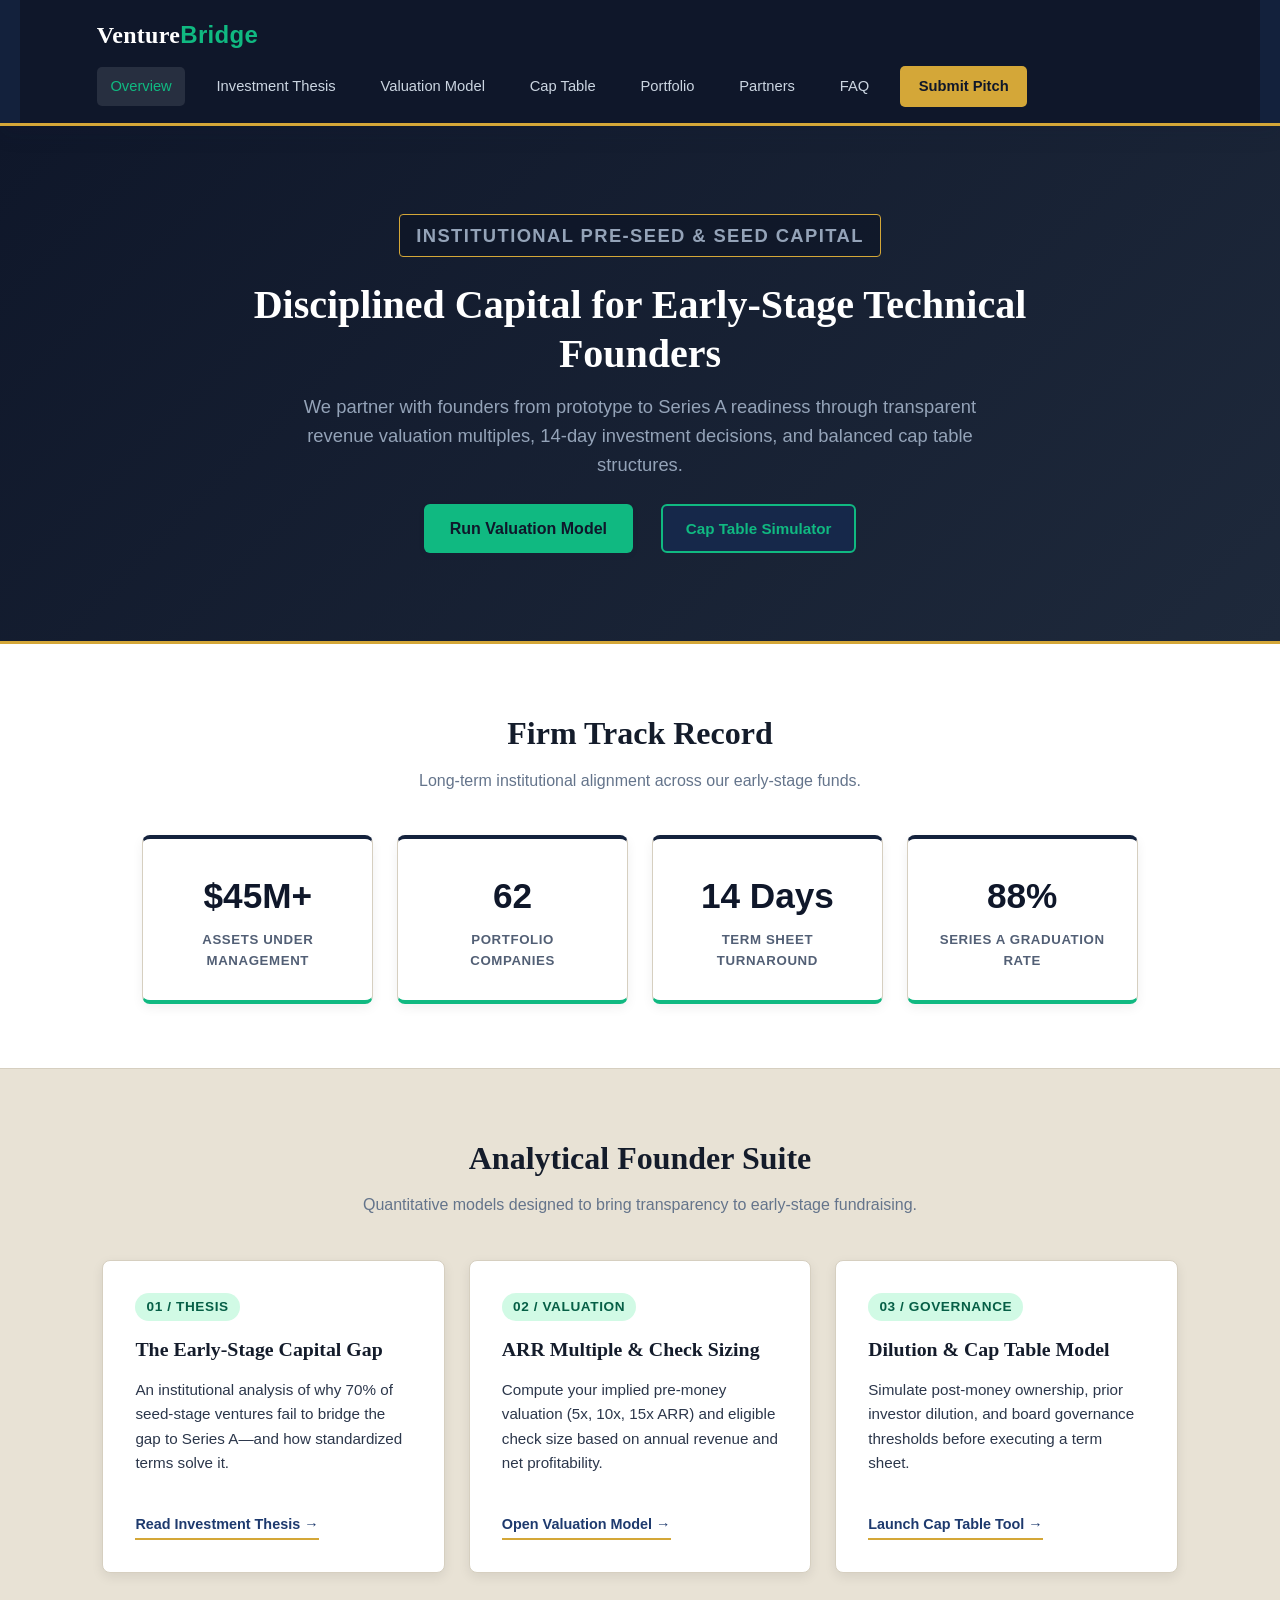
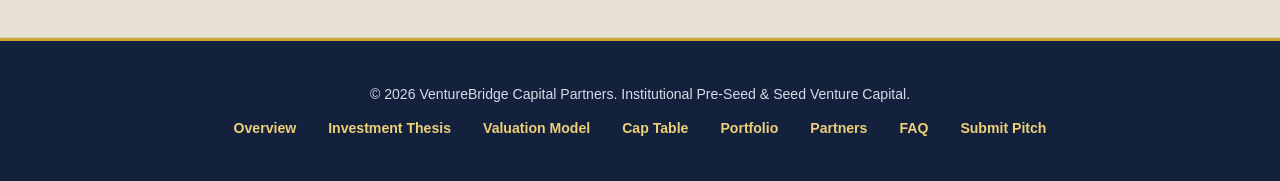
<file: index.html>
<!DOCTYPE html>
<html lang="en">
<head>
    <meta charset="UTF-8">
    <meta name="viewport" content="width=device-width, initial-scale=1.0">
    <title>VentureBridge Capital | Institutional Seed Investing</title>
    <link rel="stylesheet" href="style.css">
</head>
<body>
    <header class="site-header">
        <nav class="navbar" aria-label="Primary Navigation">
            <a href="index.html" class="logo">Venture<span>Bridge</span></a>
            <ul class="nav-links">
                <li><a href="index.html" class="active" aria-current="page">Overview</a></li>
                <li><a href="problem-solution.html">Investment Thesis</a></li>
                <li><a href="checker.html">Valuation Model</a></li>
                <li><a href="calculator.html">Cap Table</a></li>
                <li><a href="portfolio.html">Portfolio</a></li>
                <li><a href="team.html">Partners</a></li>
                <li><a href="faq.html">FAQ</a></li>
                <li><a href="pitch.html" class="btn-nav">Submit Pitch</a></li>
            </ul>
        </nav>
    </header>

    <main>
        <section class="hero" aria-labelledby="hero-heading">
            <div class="hero-content">
                <p class="eyebrow">Institutional Pre-Seed &amp; Seed Capital</p>
                <h1 id="hero-heading">Disciplined Capital for Early-Stage Technical Founders</h1>
                <p>We partner with founders from prototype to Series A readiness through transparent revenue valuation multiples, <time datetime="P14D">14-day</time> investment decisions, and balanced cap table structures.</p>
                <nav class="action-group" aria-label="Primary Actions">
                    <a href="checker.html" class="btn-primary">Run Valuation Model</a>
                    <a href="calculator.html" class="btn-outline">Cap Table Simulator</a>
                </nav>
            </div>
        </section>

        <section class="section" aria-labelledby="metrics-heading">
            <div class="section-header">
                <h2 id="metrics-heading" class="section-title">Firm Track Record</h2>
                <p class="section-subtitle">Long-term institutional alignment across our early-stage funds.</p>
            </div>
            <div class="grid-4">
                <figure class="stat-card">
                    <h2><data value="45000000">$45M+</data></h2>
                    <figcaption><p>Assets Under Management</p></figcaption>
                </figure>
                <figure class="stat-card">
                    <h2><data value="62">62</data></h2>
                    <figcaption><p>Portfolio Companies</p></figcaption>
                </figure>
                <figure class="stat-card">
                    <h2><time datetime="P14D">14 Days</time></h2>
                    <figcaption><p>Term Sheet Turnaround</p></figcaption>
                </figure>
                <figure class="stat-card">
                    <h2><data value="88">88%</data></h2>
                    <figcaption><p>Series A Graduation Rate</p></figcaption>
                </figure>
            </div>
        </section>

        <section class="section bg-band" aria-labelledby="suite-heading">
            <div class="section-inner">
                <div class="section-header">
                    <h2 id="suite-heading" class="section-title">Analytical Founder Suite</h2>
                    <p class="section-subtitle">Quantitative models designed to bring transparency to early-stage fundraising.</p>
                </div>
                <div class="grid-3">
                    <article class="card">
                        <div class="card-top">
                            <span class="tag">01 / Thesis</span>
                            <h3>The Early-Stage Capital Gap</h3>
                            <p>An institutional analysis of why 70% of seed-stage ventures fail to bridge the gap to Series A—and how standardized terms solve it.</p>
                        </div>
                        <a href="problem-solution.html" class="card-link">Read Investment Thesis &rarr;</a>
                    </article>
                    <article class="card">
                        <div class="card-top">
                            <span class="tag">02 / Valuation</span>
                            <h3>ARR Multiple &amp; Check Sizing</h3>
                            <p>Compute your implied pre-money valuation (5x, 10x, 15x ARR) and eligible check size based on annual revenue and net profitability.</p>
                        </div>
                        <a href="checker.html" class="card-link">Open Valuation Model &rarr;</a>
                    </article>
                    <article class="card">
                        <div class="card-top">
                            <span class="tag">03 / Governance</span>
                            <h3>Dilution &amp; Cap Table Model</h3>
                            <p>Simulate post-money ownership, prior investor dilution, and board governance thresholds before executing a term sheet.</p>
                        </div>
                        <a href="calculator.html" class="card-link">Launch Cap Table Tool &rarr;</a>
                    </article>
                </div>
            </div>
        </section>
    </main>

    <footer class="site-footer">
        <p>&copy; <time datetime="2026">2026</time> VentureBridge Capital Partners. Institutional Pre-Seed &amp; Seed Venture Capital.</p>
        <nav class="footer-nav" aria-label="Footer Navigation">
            <a href="index.html">Overview</a>
            <a href="problem-solution.html">Investment Thesis</a>
            <a href="checker.html">Valuation Model</a>
            <a href="calculator.html">Cap Table</a>
            <a href="portfolio.html">Portfolio</a>
            <a href="team.html">Partners</a>
            <a href="faq.html">FAQ</a>
            <a href="pitch.html">Submit Pitch</a>
        </nav>
    </footer>
    <script src="script.js"></script>
</body>
</html>
</file>
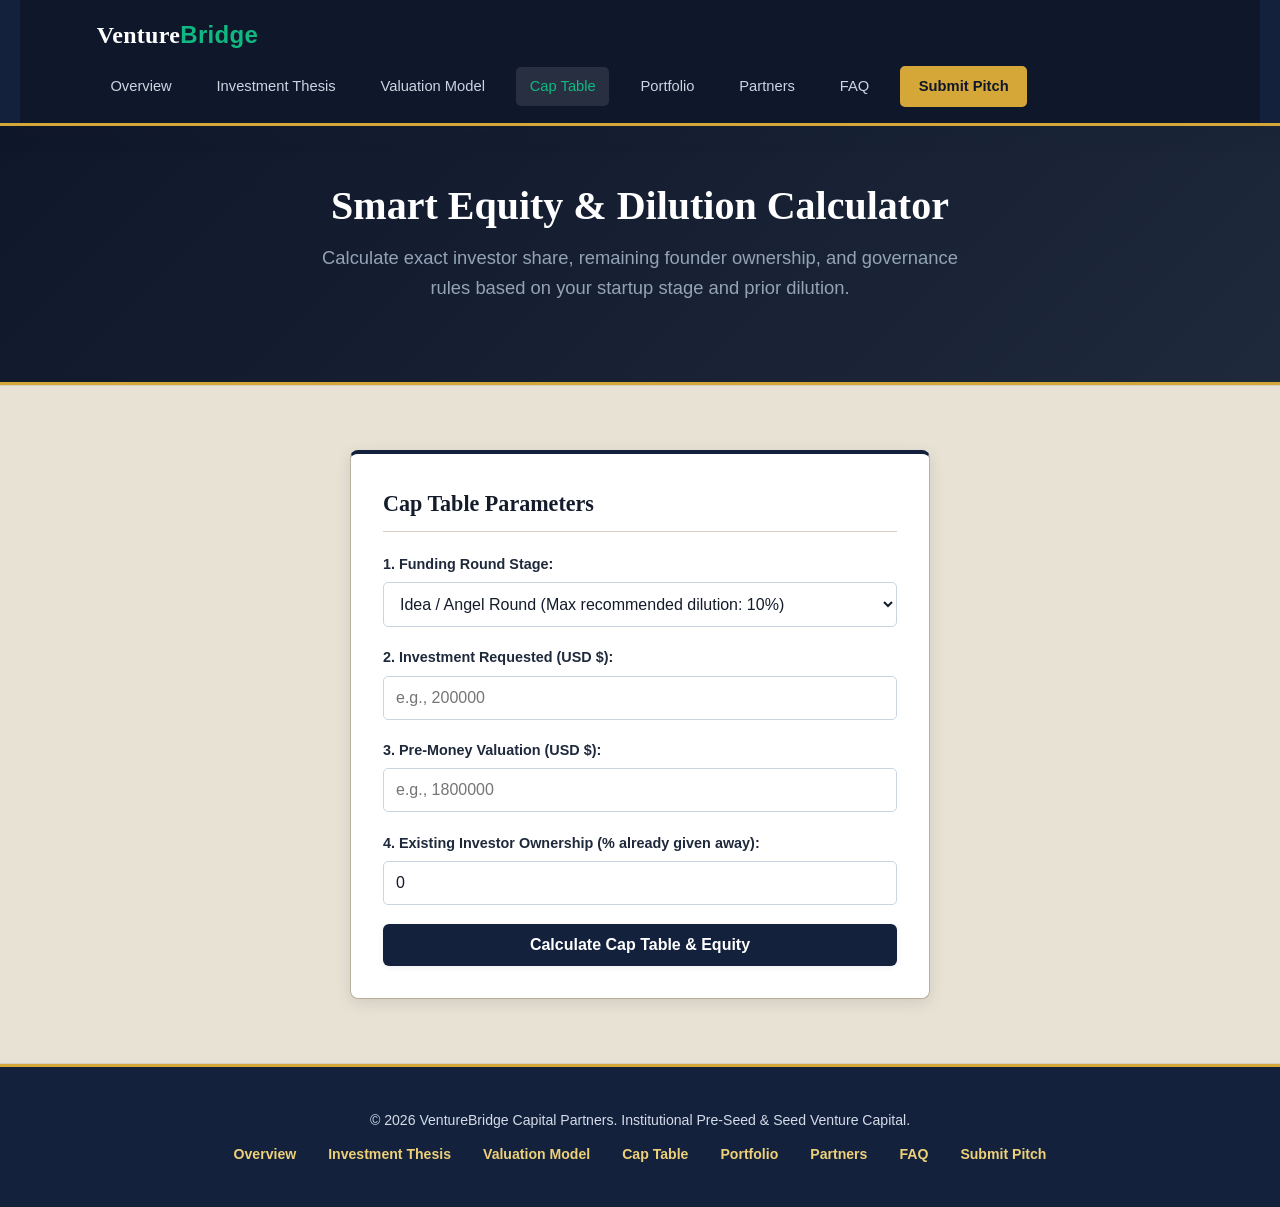
<file: calculator.html>
<!DOCTYPE html>
<html lang="en">
<head>
    <meta charset="UTF-8">
    <meta name="viewport" content="width=device-width, initial-scale=1.0">
    <title>VentureBridge | Cap Table &amp; Equity Calculator</title>
    <link rel="stylesheet" href="style.css">
</head>
<body>
    <header class="site-header">
        <nav class="navbar" aria-label="Primary Navigation">
            <a href="index.html" class="logo">Venture<span>Bridge</span></a>
            <ul class="nav-links">
                <li><a href="index.html">Overview</a></li>
                <li><a href="problem-solution.html">Investment Thesis</a></li>
                <li><a href="checker.html">Valuation Model</a></li>
                <li><a href="calculator.html" class="active" aria-current="page">Cap Table</a></li>
                <li><a href="portfolio.html">Portfolio</a></li>
                <li><a href="team.html">Partners</a></li>
                <li><a href="faq.html">FAQ</a></li>
                <li><a href="pitch.html" class="btn-nav">Submit Pitch</a></li>
            </ul>
        </nav>
    </header>

    <main>
        <section class="page-header">
            <h1>Smart Equity &amp; Dilution Calculator</h1>
            <p>Calculate exact investor share, remaining founder ownership, and governance rules based on your startup stage and prior dilution.</p>
        </section>

        <section class="section bg-band" aria-label="Equity Dilution Calculator">
            <div class="section-inner">
                <article class="tool-box">
                    <form onsubmit="event.preventDefault(); calculateEquity();">
                        <fieldset>
                            <legend>Cap Table Parameters</legend>

                            <div class="form-group">
                                <label for="eqStage">1. Funding Round Stage:</label>
                                <select id="eqStage">
                                    <option value="idea">Idea / Angel Round (Max recommended dilution: 10%)</option>
                                    <option value="pre">Pre-Seed Round (Max recommended dilution: 15%)</option>
                                    <option value="working">Working / Seed Round (Max recommended dilution: 20%)</option>
                                </select>
                            </div>

                            <div class="form-group">
                                <label for="investmentAmount">2. Investment Requested (USD $):</label>
                                <input type="number" id="investmentAmount" placeholder="e.g., 200000" min="1000">
                            </div>

                            <div class="form-group">
                                <label for="preMoney">3. Pre-Money Valuation (USD $):</label>
                                <input type="number" id="preMoney" placeholder="e.g., 1800000" min="10000">
                            </div>

                            <div class="form-group">
                                <label for="existingInvestor">4. Existing Investor Ownership (% already given away):</label>
                                <input type="number" id="existingInvestor" placeholder="e.g., 5 (Enter 0 if first round)" min="0" max="80" value="0">
                            </div>

                            <button type="button" onclick="calculateEquity()" class="btn-primary full-width">Calculate Cap Table &amp; Equity</button>
                        </fieldset>

                        <output id="equity-result" class="result-box hidden" aria-live="polite"></output>
                    </form>
                </article>
            </div>
        </section>
    </main>

    <footer class="site-footer">
        <p>&copy; <time datetime="2026">2026</time> VentureBridge Capital Partners. Institutional Pre-Seed &amp; Seed Venture Capital.</p>
        <nav class="footer-nav" aria-label="Footer Navigation">
            <a href="index.html">Overview</a>
            <a href="problem-solution.html">Investment Thesis</a>
            <a href="checker.html">Valuation Model</a>
            <a href="calculator.html">Cap Table</a>
            <a href="portfolio.html">Portfolio</a>
            <a href="team.html">Partners</a>
            <a href="faq.html">FAQ</a>
            <a href="pitch.html">Submit Pitch</a>
        </nav>
    </footer>
    <script src="script.js"></script>
</body>
</html>
</file>
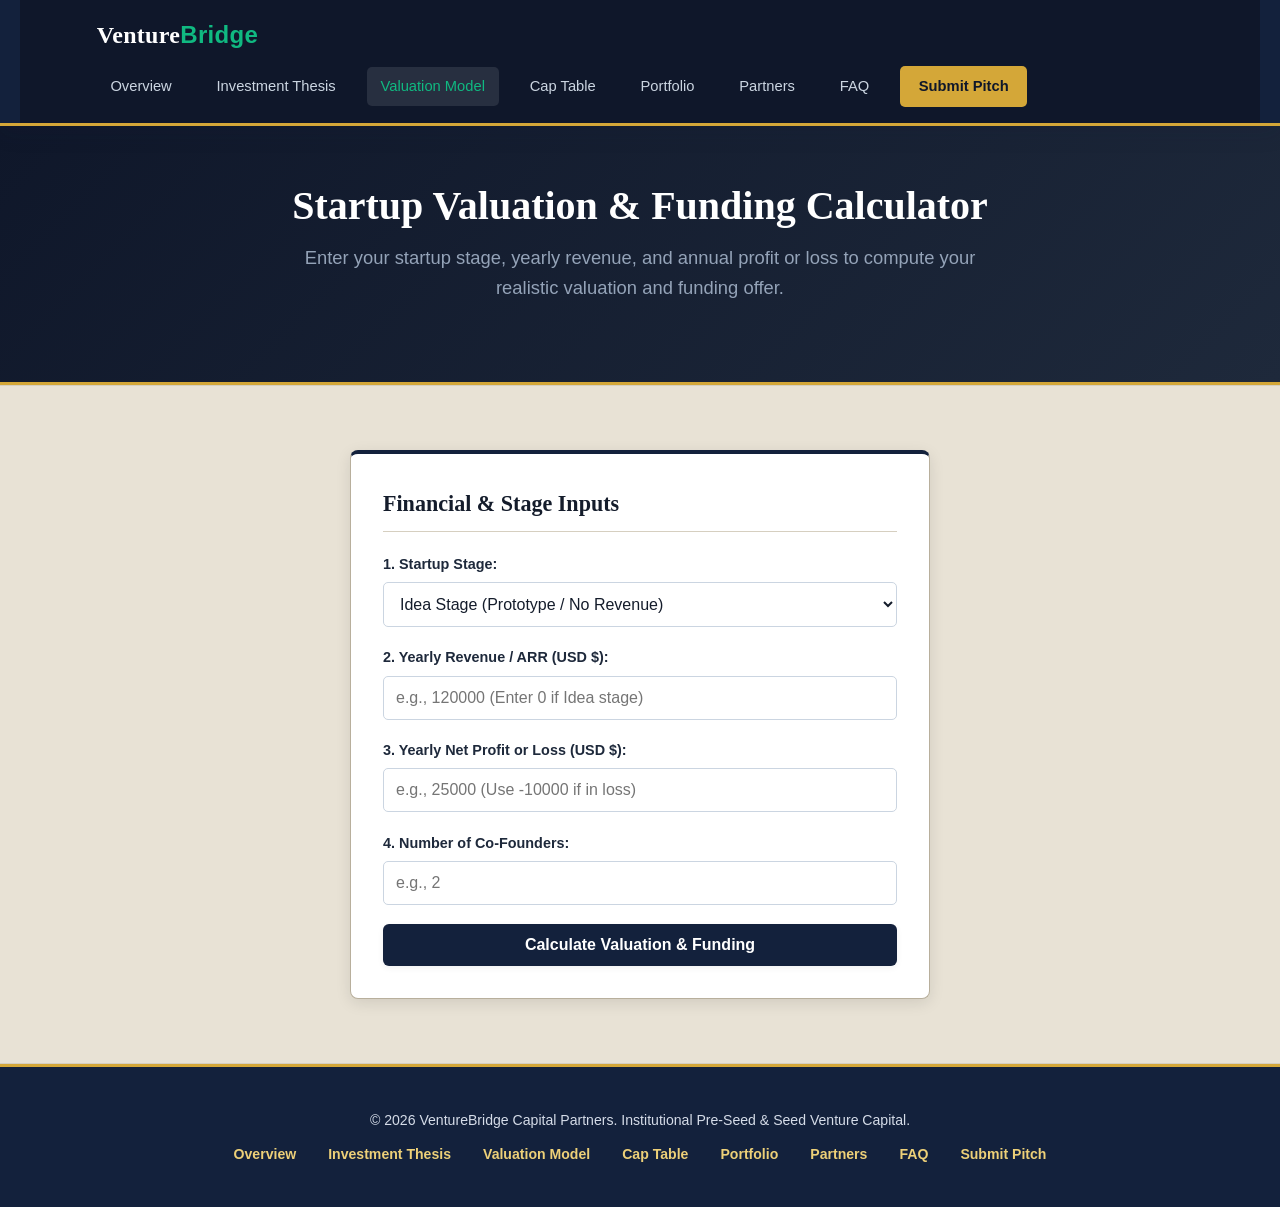
<file: checker.html>
<!DOCTYPE html>
<html lang="en">
<head>
    <meta charset="UTF-8">
    <meta name="viewport" content="width=device-width, initial-scale=1.0">
    <title>VentureBridge | Valuation &amp; Funding Model</title>
    <link rel="stylesheet" href="style.css">
</head>
<body>
    <header class="site-header">
        <nav class="navbar" aria-label="Primary Navigation">
            <a href="index.html" class="logo">Venture<span>Bridge</span></a>
            <ul class="nav-links">
                <li><a href="index.html">Overview</a></li>
                <li><a href="problem-solution.html">Investment Thesis</a></li>
                <li><a href="checker.html" class="active" aria-current="page">Valuation Model</a></li>
                <li><a href="calculator.html">Cap Table</a></li>
                <li><a href="portfolio.html">Portfolio</a></li>
                <li><a href="team.html">Partners</a></li>
                <li><a href="faq.html">FAQ</a></li>
                <li><a href="pitch.html" class="btn-nav">Submit Pitch</a></li>
            </ul>
        </nav>
    </header>

    <main>
        <section class="page-header">
            <h1>Startup Valuation &amp; Funding Calculator</h1>
            <p>Enter your startup stage, yearly revenue, and annual profit or loss to compute your realistic valuation and funding offer.</p>
        </section>

        <section class="section bg-band" aria-label="Valuation Calculator">
            <div class="section-inner">
                <article class="tool-box">
                    <form onsubmit="event.preventDefault(); checkEligibility();">
                        <fieldset>
                            <legend>Financial &amp; Stage Inputs</legend>

                            <div class="form-group">
                                <label for="stage">1. Startup Stage:</label>
                                <select id="stage">
                                    <option value="idea">Idea Stage (Prototype / No Revenue)</option>
                                    <option value="pre">Pre-Seed Stage (Early Pilot Users)</option>
                                    <option value="working">Working Startup (Consistent Revenue)</option>
                                </select>
                            </div>

                            <div class="form-group">
                                <label for="yearlyRevenue">2. Yearly Revenue / ARR (USD $):</label>
                                <input type="number" id="yearlyRevenue" placeholder="e.g., 120000 (Enter 0 if Idea stage)" min="0">
                            </div>

                            <div class="form-group">
                                <label for="yearlyProfit">3. Yearly Net Profit or Loss (USD $):</label>
                                <input type="number" id="yearlyProfit" placeholder="e.g., 25000 (Use -10000 if in loss)">
                            </div>

                            <div class="form-group">
                                <label for="teamSize">4. Number of Co-Founders:</label>
                                <input type="number" id="teamSize" placeholder="e.g., 2" min="1" max="10">
                            </div>

                            <button type="button" onclick="checkEligibility()" class="btn-primary full-width">Calculate Valuation &amp; Funding</button>
                        </fieldset>

                        <output id="eligibility-result" class="result-box hidden" aria-live="polite"></output>
                    </form>
                </article>
            </div>
        </section>
    </main>

    <footer class="site-footer">
        <p>&copy; <time datetime="2026">2026</time> VentureBridge Capital Partners. Institutional Pre-Seed &amp; Seed Venture Capital.</p>
        <nav class="footer-nav" aria-label="Footer Navigation">
            <a href="index.html">Overview</a>
            <a href="problem-solution.html">Investment Thesis</a>
            <a href="checker.html">Valuation Model</a>
            <a href="calculator.html">Cap Table</a>
            <a href="portfolio.html">Portfolio</a>
            <a href="team.html">Partners</a>
            <a href="faq.html">FAQ</a>
            <a href="pitch.html">Submit Pitch</a>
        </nav>
    </footer>
    <script src="script.js"></script>
</body>
</html>
</file>
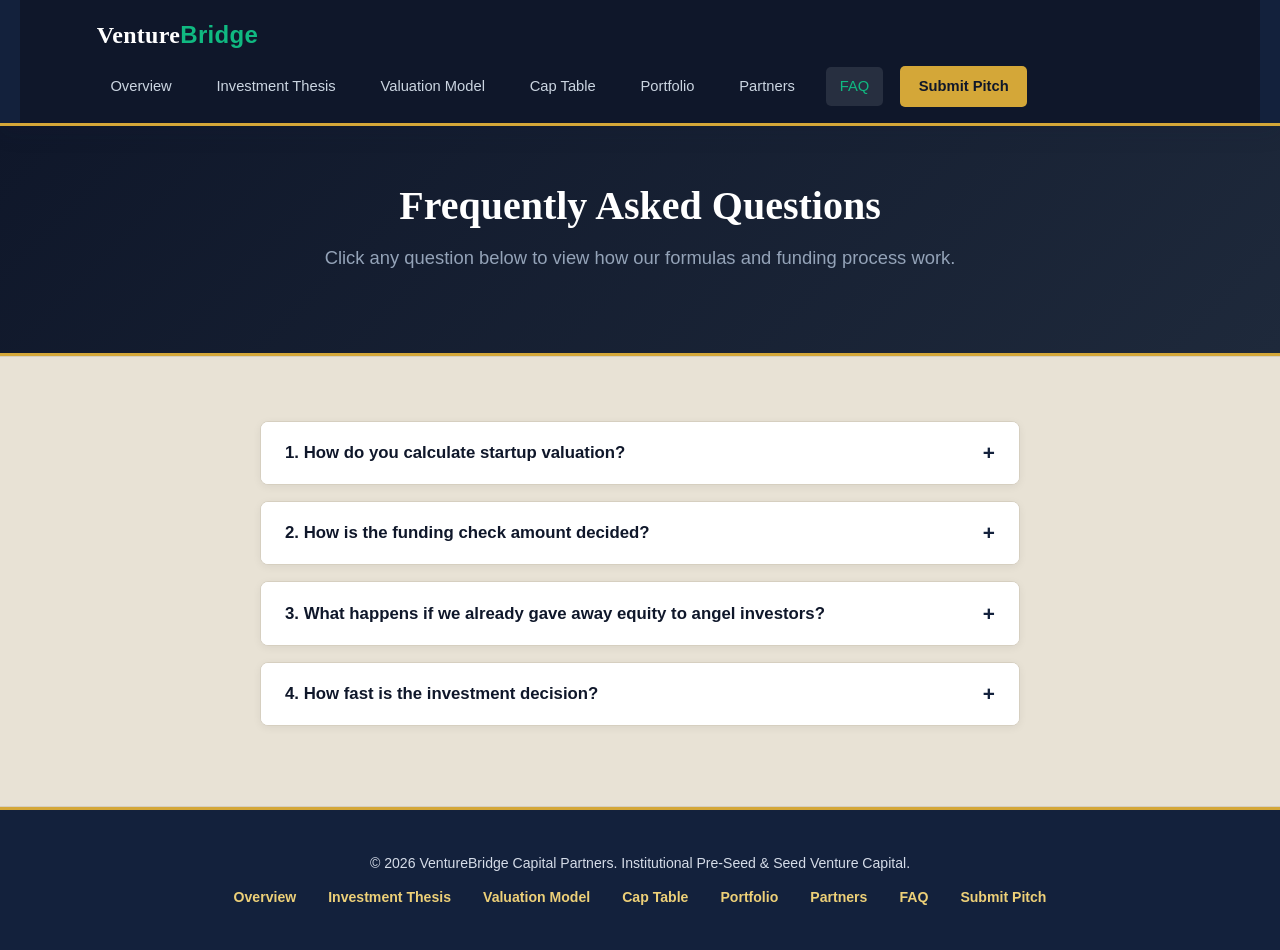
<file: faq.html>
<!DOCTYPE html>
<html lang="en">
<head>
    <meta charset="UTF-8">
    <meta name="viewport" content="width=device-width, initial-scale=1.0">
    <title>VentureBridge | FAQ</title>
    <link rel="stylesheet" href="style.css">
</head>
<body>
    <header class="site-header">
        <nav class="navbar" aria-label="Primary Navigation">
            <a href="index.html" class="logo">Venture<span>Bridge</span></a>
            <ul class="nav-links">
                <li><a href="index.html">Overview</a></li>
                <li><a href="problem-solution.html">Investment Thesis</a></li>
                <li><a href="checker.html">Valuation Model</a></li>
                <li><a href="calculator.html">Cap Table</a></li>
                <li><a href="portfolio.html">Portfolio</a></li>
                <li><a href="team.html">Partners</a></li>
                <li><a href="faq.html" class="active" aria-current="page">FAQ</a></li>
                <li><a href="pitch.html" class="btn-nav">Submit Pitch</a></li>
            </ul>
        </nav>
    </header>

    <main>
        <section class="page-header">
            <h1>Frequently Asked Questions</h1>
            <p>Click any question below to view how our formulas and funding process work.</p>
        </section>

        <section class="section bg-band" aria-label="Frequently Asked Questions">
            <div class="section-inner">
                <div class="faq-list">
                    <article class="faq-item">
                        <button type="button" class="faq-question" onclick="toggleFaq(this)">1. How do you calculate startup valuation? <span>+</span></button>
                        <div class="faq-answer"><p>We use realistic industry multiples on Yearly Revenue (ARR): a $250K base cap for Idea stage, 5x ARR for Pre-Seed, and 10x–15x ARR for Working startups (plus a 2x bonus on net yearly profit).</p></div>
                    </article>

                    <article class="faq-item">
                        <button type="button" class="faq-question" onclick="toggleFaq(this)">2. How is the funding check amount decided? <span>+</span></button>
                        <div class="faq-answer"><p>Idea stage startups receive a fixed $50,000 Launchpad grant. Pre-Seed startups receive 15% of their valuation (capped at $250K), and Working startups receive 12% of their valuation plus 50% of their yearly net profit (capped at $1M).</p></div>
                    </article>

                    <article class="faq-item">
                        <button type="button" class="faq-question" onclick="toggleFaq(this)">3. What happens if we already gave away equity to angel investors? <span>+</span></button>
                        <div class="faq-answer"><p>Our Smart Equity Calculator subtracts both existing investor shares and new round dilution so you can verify that founders still retain over 50% majority control.</p></div>
                    </article>

                    <article class="faq-item">
                        <button type="button" class="faq-question" onclick="toggleFaq(this)">4. How fast is the investment decision? <span>+</span></button>
                        <div class="faq-answer"><p>Every pitch submitted on our Submit Pitch page receives a guaranteed decision within <time datetime="P14D">14 calendar days</time>.</p></div>
                    </article>
                </div>
            </div>
        </section>
    </main>

    <footer class="site-footer">
        <p>&copy; <time datetime="2026">2026</time> VentureBridge Capital Partners. Institutional Pre-Seed &amp; Seed Venture Capital.</p>
        <nav class="footer-nav" aria-label="Footer Navigation">
            <a href="index.html">Overview</a>
            <a href="problem-solution.html">Investment Thesis</a>
            <a href="checker.html">Valuation Model</a>
            <a href="calculator.html">Cap Table</a>
            <a href="portfolio.html">Portfolio</a>
            <a href="team.html">Partners</a>
            <a href="faq.html">FAQ</a>
            <a href="pitch.html">Submit Pitch</a>
        </nav>
    </footer>
    <script src="script.js"></script>
</body>
</html>
</file>
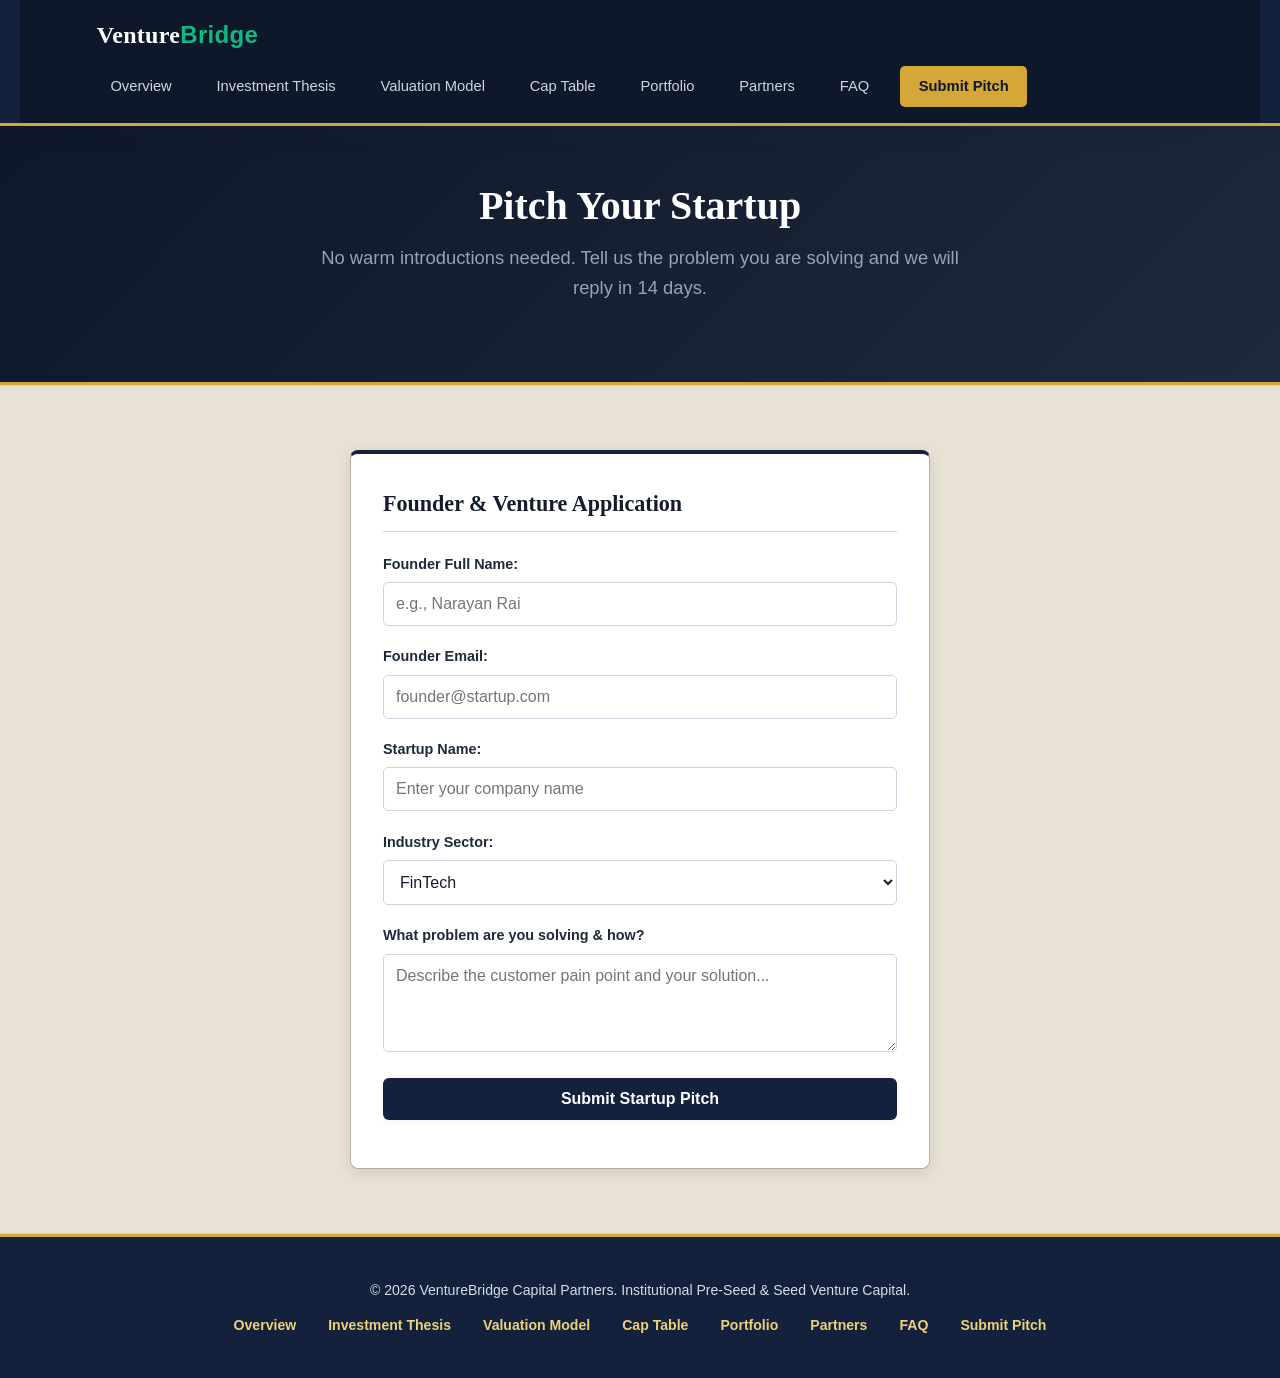
<file: pitch.html>
<!DOCTYPE html>
<html lang="en">
<head>
    <meta charset="UTF-8">
    <meta name="viewport" content="width=device-width, initial-scale=1.0">
    <title>VentureBridge | Submit Pitch</title>
    <link rel="stylesheet" href="style.css">
</head>
<body>
    <header class="site-header">
        <nav class="navbar" aria-label="Primary Navigation">
            <a href="index.html" class="logo">Venture<span>Bridge</span></a>
            <ul class="nav-links">
                <li><a href="index.html">Overview</a></li>
                <li><a href="problem-solution.html">Investment Thesis</a></li>
                <li><a href="checker.html">Valuation Model</a></li>
                <li><a href="calculator.html">Cap Table</a></li>
                <li><a href="portfolio.html">Portfolio</a></li>
                <li><a href="team.html">Partners</a></li>
                <li><a href="faq.html">FAQ</a></li>
                <li><a href="pitch.html" class="btn-nav">Submit Pitch</a></li>
            </ul>
        </nav>
    </header>

    <main>
        <section class="page-header">
            <h1>Pitch Your Startup</h1>
            <p>No warm introductions needed. Tell us the problem you are solving and we will reply in <time datetime="P14D">14 days</time>.</p>
        </section>

        <section class="section bg-band" aria-label="Pitch Submission Form">
            <div class="section-inner">
                <article class="tool-box">
                    <form id="pitchForm">
                        <fieldset>
                            <legend>Founder &amp; Venture Application</legend>

                            <div class="form-group">
                                <label for="founderName">Founder Full Name:</label>
                                <input type="text" id="founderName" required placeholder="e.g., Narayan Rai">
                            </div>

                            <div class="form-group">
                                <label for="founderEmail">Founder Email:</label>
                                <input type="email" id="founderEmail" required placeholder="founder@startup.com">
                            </div>

                            <div class="form-group">
                                <label for="startupName">Startup Name:</label>
                                <input type="text" id="startupName" required placeholder="Enter your company name">
                            </div>

                            <div class="form-group">
                                <label for="sector">Industry Sector:</label>
                                <select id="sector">
                                    <option value="FinTech">FinTech</option>
                                    <option value="HealthTech">HealthTech</option>
                                    <option value="AgriTech">AgriTech</option>
                                    <option value="EdTech">EdTech</option>
                                    <option value="AI / SaaS">AI / SaaS</option>
                                </select>
                            </div>

                            <div class="form-group">
                                <label for="problemDesc">What problem are you solving &amp; how?</label>
                                <textarea id="problemDesc" rows="4" required placeholder="Describe the customer pain point and your solution..."></textarea>
                            </div>

                            <button type="submit" class="btn-primary full-width">Submit Startup Pitch</button>
                        </fieldset>

                        <output id="formMessage" class="form-feedback" aria-live="polite"></output>
                    </form>
                </article>
            </div>
        </section>
    </main>

    <footer class="site-footer">
        <p>&copy; <time datetime="2026">2026</time> VentureBridge Capital Partners. Institutional Pre-Seed &amp; Seed Venture Capital.</p>
        <nav class="footer-nav" aria-label="Footer Navigation">
            <a href="index.html">Overview</a>
            <a href="problem-solution.html">Investment Thesis</a>
            <a href="checker.html">Valuation Model</a>
            <a href="calculator.html">Cap Table</a>
            <a href="portfolio.html">Portfolio</a>
            <a href="team.html">Partners</a>
            <a href="faq.html">FAQ</a>
            <a href="pitch.html">Submit Pitch</a>
        </nav>
    </footer>
    <script src="script.js"></script>
</body>
</html>
</file>
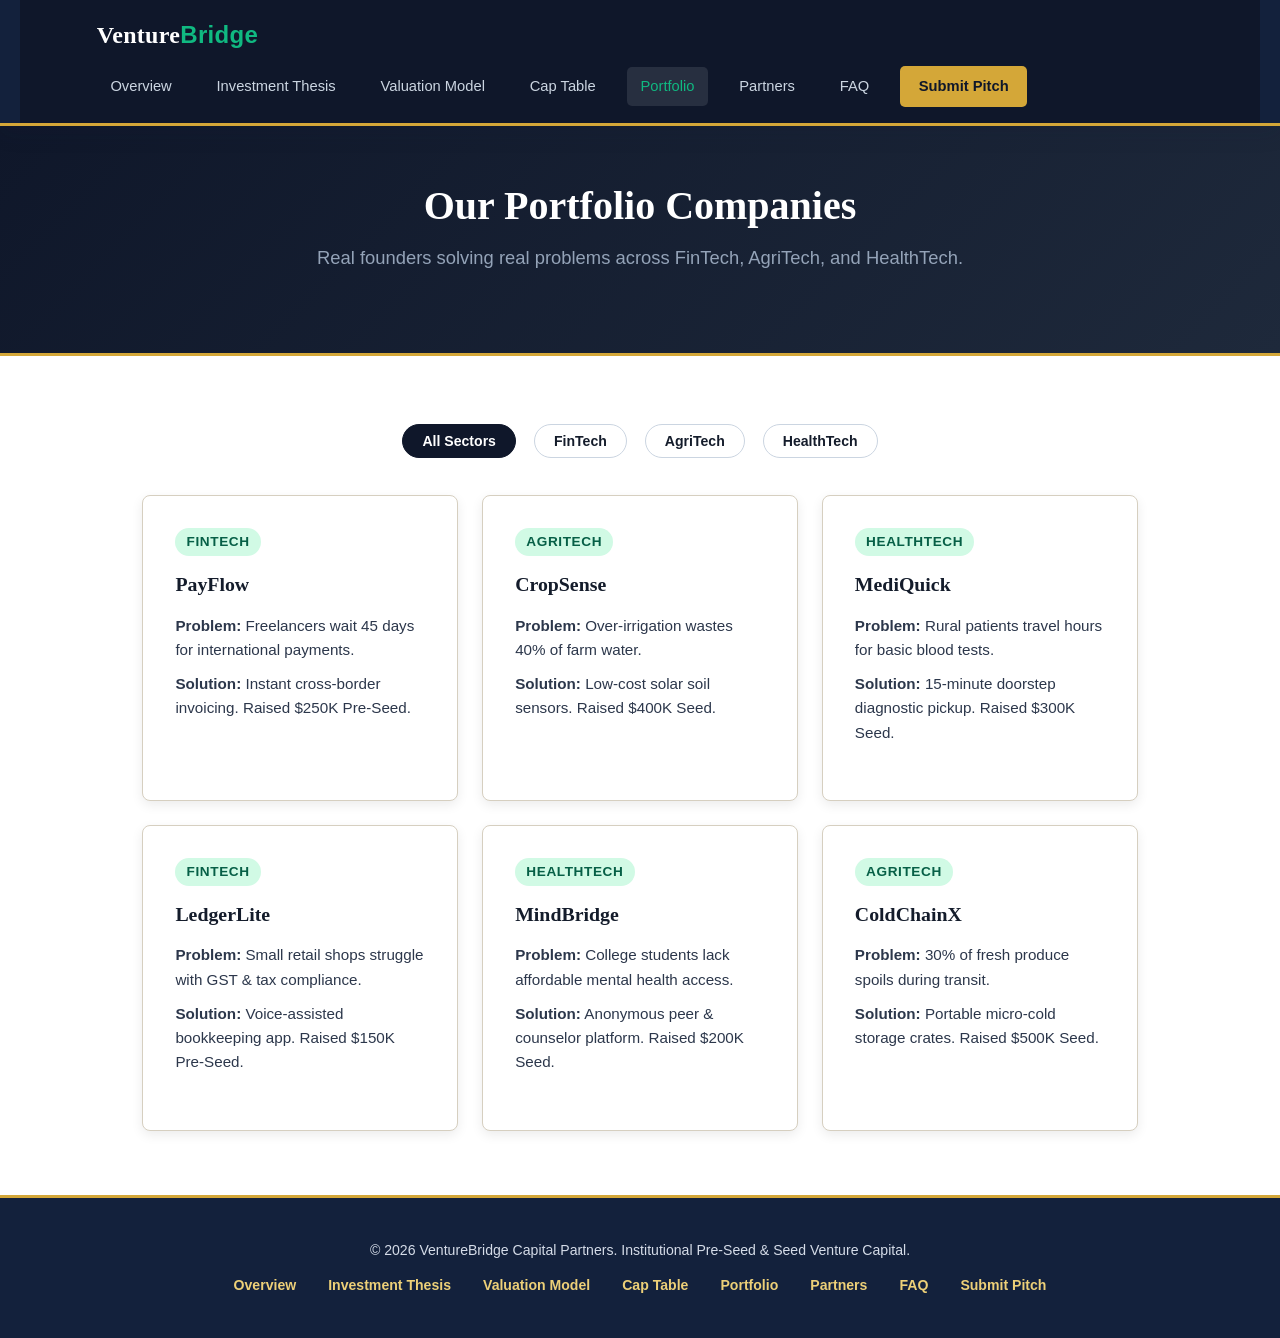
<file: portfolio.html>
<!DOCTYPE html>
<html lang="en">
<head>
    <meta charset="UTF-8">
    <meta name="viewport" content="width=device-width, initial-scale=1.0">
    <title>VentureBridge | Portfolio</title>
    <link rel="stylesheet" href="style.css">
</head>
<body>
    <header class="site-header">
        <nav class="navbar" aria-label="Primary Navigation">
            <a href="index.html" class="logo">Venture<span>Bridge</span></a>
            <ul class="nav-links">
                <li><a href="index.html">Overview</a></li>
                <li><a href="problem-solution.html">Investment Thesis</a></li>
                <li><a href="checker.html">Valuation Model</a></li>
                <li><a href="calculator.html">Cap Table</a></li>
                <li><a href="portfolio.html" class="active" aria-current="page">Portfolio</a></li>
                <li><a href="team.html">Partners</a></li>
                <li><a href="faq.html">FAQ</a></li>
                <li><a href="pitch.html" class="btn-nav">Submit Pitch</a></li>
            </ul>
        </nav>
    </header>

    <main>
        <section class="page-header">
            <h1>Our Portfolio Companies</h1>
            <p>Real founders solving real problems across FinTech, AgriTech, and HealthTech.</p>
        </section>

        <section class="section" aria-label="Portfolio Directory">
            <nav class="filter-bar" aria-label="Portfolio Sector Filter">
                <button type="button" class="filter-btn active" onclick="filterPortfolio('all', this)">All Sectors</button>
                <button type="button" class="filter-btn" onclick="filterPortfolio('fintech', this)">FinTech</button>
                <button type="button" class="filter-btn" onclick="filterPortfolio('agritech', this)">AgriTech</button>
                <button type="button" class="filter-btn" onclick="filterPortfolio('healthtech', this)">HealthTech</button>
            </nav>

            <div class="grid-3" id="portfolio-grid">
                <article class="card portfolio-item" data-sector="fintech">
                    <div class="card-top">
                        <span class="tag">FinTech</span>
                        <h3>PayFlow</h3>
                        <p><strong>Problem:</strong> Freelancers wait 45 days for international payments.</p>
                        <p><strong>Solution:</strong> Instant cross-border invoicing. Raised $250K Pre-Seed.</p>
                    </div>
                </article>

                <article class="card portfolio-item" data-sector="agritech">
                    <div class="card-top">
                        <span class="tag">AgriTech</span>
                        <h3>CropSense</h3>
                        <p><strong>Problem:</strong> Over-irrigation wastes 40% of farm water.</p>
                        <p><strong>Solution:</strong> Low-cost solar soil sensors. Raised $400K Seed.</p>
                    </div>
                </article>

                <article class="card portfolio-item" data-sector="healthtech">
                    <div class="card-top">
                        <span class="tag">HealthTech</span>
                        <h3>MediQuick</h3>
                        <p><strong>Problem:</strong> Rural patients travel hours for basic blood tests.</p>
                        <p><strong>Solution:</strong> 15-minute doorstep diagnostic pickup. Raised $300K Seed.</p>
                    </div>
                </article>

                <article class="card portfolio-item" data-sector="fintech">
                    <div class="card-top">
                        <span class="tag">FinTech</span>
                        <h3>LedgerLite</h3>
                        <p><strong>Problem:</strong> Small retail shops struggle with GST &amp; tax compliance.</p>
                        <p><strong>Solution:</strong> Voice-assisted bookkeeping app. Raised $150K Pre-Seed.</p>
                    </div>
                </article>

                <article class="card portfolio-item" data-sector="healthtech">
                    <div class="card-top">
                        <span class="tag">HealthTech</span>
                        <h3>MindBridge</h3>
                        <p><strong>Problem:</strong> College students lack affordable mental health access.</p>
                        <p><strong>Solution:</strong> Anonymous peer &amp; counselor platform. Raised $200K Seed.</p>
                    </div>
                </article>

                <article class="card portfolio-item" data-sector="agritech">
                    <div class="card-top">
                        <span class="tag">AgriTech</span>
                        <h3>ColdChainX</h3>
                        <p><strong>Problem:</strong> 30% of fresh produce spoils during transit.</p>
                        <p><strong>Solution:</strong> Portable micro-cold storage crates. Raised $500K Seed.</p>
                    </div>
                </article>
            </div>
        </section>
    </main>

    <footer class="site-footer">
        <p>&copy; <time datetime="2026">2026</time> VentureBridge Capital Partners. Institutional Pre-Seed &amp; Seed Venture Capital.</p>
        <nav class="footer-nav" aria-label="Footer Navigation">
            <a href="index.html">Overview</a>
            <a href="problem-solution.html">Investment Thesis</a>
            <a href="checker.html">Valuation Model</a>
            <a href="calculator.html">Cap Table</a>
            <a href="portfolio.html">Portfolio</a>
            <a href="team.html">Partners</a>
            <a href="faq.html">FAQ</a>
            <a href="pitch.html">Submit Pitch</a>
        </nav>
    </footer>
    <script src="script.js"></script>
</body>
</html>
</file>
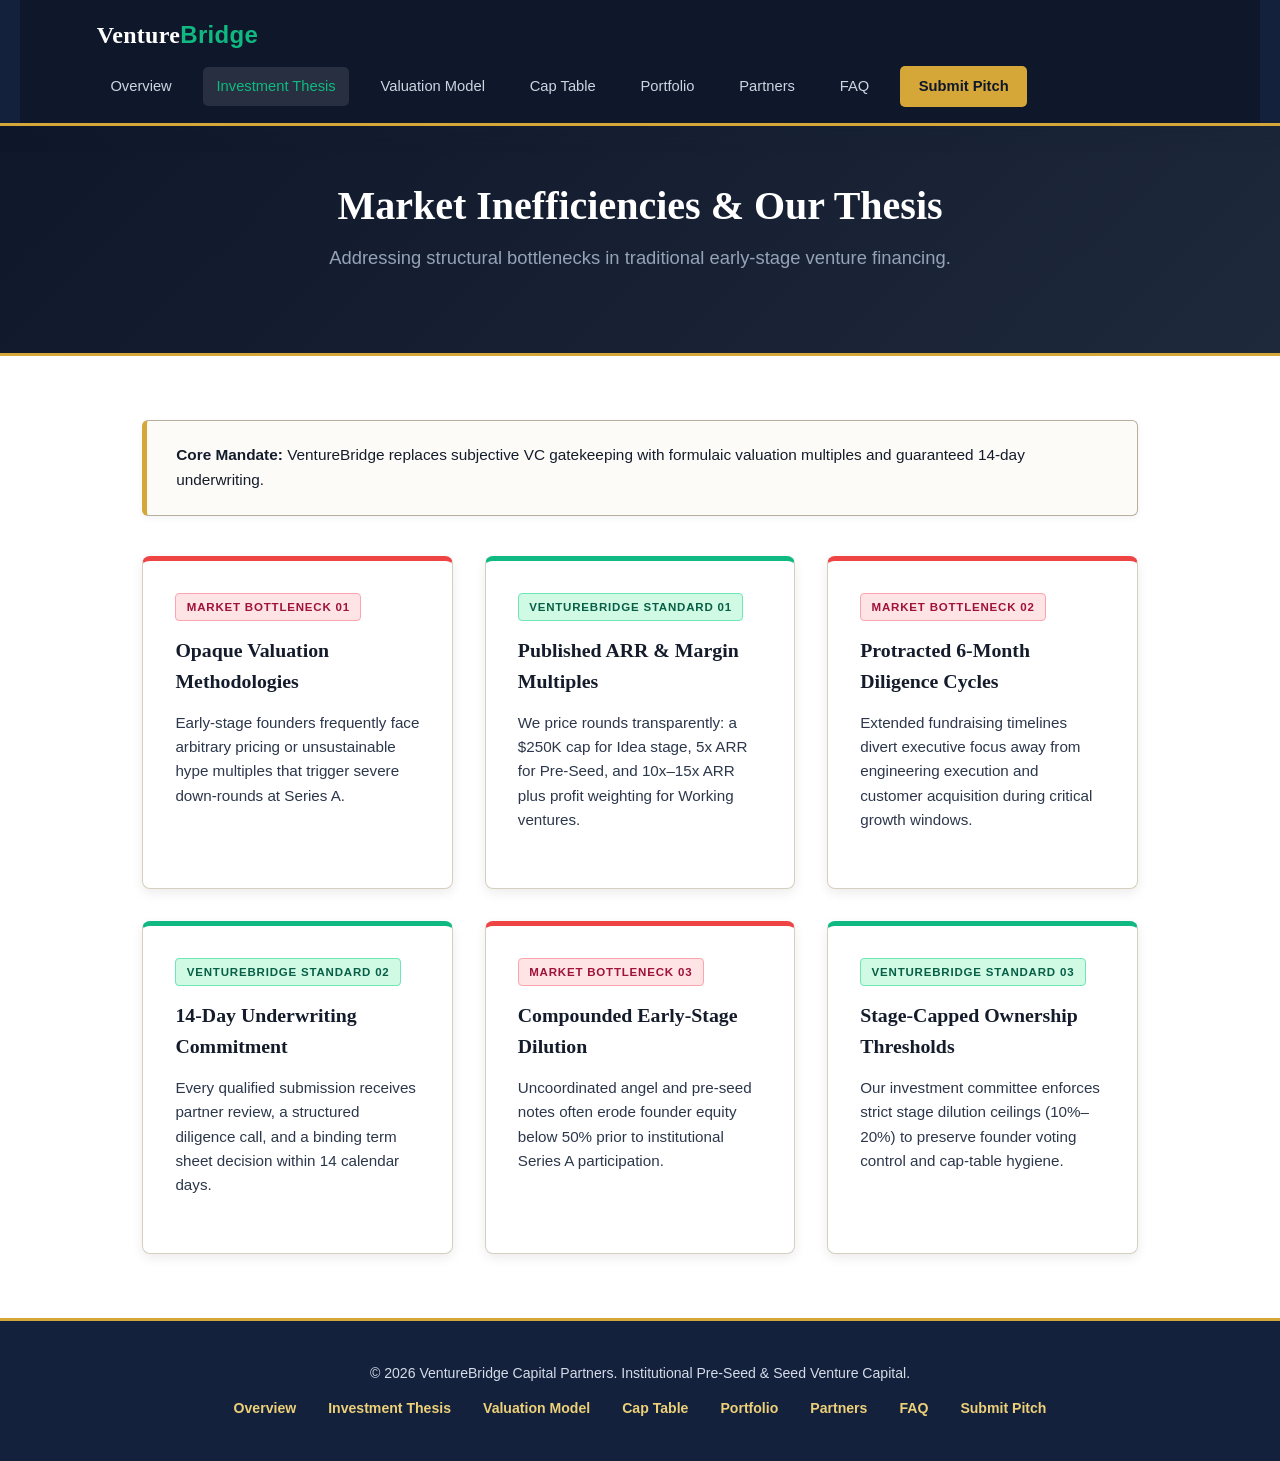
<file: problem-solution.html>
<!DOCTYPE html>
<html lang="en">
<head>
    <meta charset="UTF-8">
    <meta name="viewport" content="width=device-width, initial-scale=1.0">
    <title>VentureBridge Capital | Investment Thesis</title>
    <link rel="stylesheet" href="style.css">
</head>
<body>
    <header class="site-header">
        <nav class="navbar" aria-label="Primary Navigation">
            <a href="index.html" class="logo">Venture<span>Bridge</span></a>
            <ul class="nav-links">
                <li><a href="index.html">Overview</a></li>
                <li><a href="problem-solution.html" class="active" aria-current="page">Investment Thesis</a></li>
                <li><a href="checker.html">Valuation Model</a></li>
                <li><a href="calculator.html">Cap Table</a></li>
                <li><a href="portfolio.html">Portfolio</a></li>
                <li><a href="team.html">Partners</a></li>
                <li><a href="faq.html">FAQ</a></li>
                <li><a href="pitch.html" class="btn-nav">Submit Pitch</a></li>
            </ul>
        </nav>
    </header>

    <main>
        <section class="page-header">
            <h1>Market Inefficiencies &amp; Our Thesis</h1>
            <p>Addressing structural bottlenecks in traditional early-stage venture financing.</p>
        </section>

        <section class="section" aria-label="Problem and Solution Comparison">
            <aside class="callout-banner">
                <strong>Core Mandate:</strong> VentureBridge replaces subjective VC gatekeeping with formulaic valuation multiples and guaranteed <time datetime="P14D">14-day</time> underwriting.
            </aside>

            <div class="grid-2">
                <article class="card problem-card">
                    <div class="card-top">
                        <span class="label-sm label-danger">Market Bottleneck 01</span>
                        <h3>Opaque Valuation Methodologies</h3>
                        <p>Early-stage founders frequently face arbitrary pricing or unsustainable hype multiples that trigger severe down-rounds at Series A.</p>
                    </div>
                </article>
                <article class="card solution-card">
                    <div class="card-top">
                        <span class="label-sm label-success">VentureBridge Standard 01</span>
                        <h3>Published ARR &amp; Margin Multiples</h3>
                        <p>We price rounds transparently: a $250K cap for Idea stage, 5x ARR for Pre-Seed, and 10x–15x ARR plus profit weighting for Working ventures.</p>
                    </div>
                </article>

                <article class="card problem-card">
                    <div class="card-top">
                        <span class="label-sm label-danger">Market Bottleneck 02</span>
                        <h3>Protracted 6-Month Diligence Cycles</h3>
                        <p>Extended fundraising timelines divert executive focus away from engineering execution and customer acquisition during critical growth windows.</p>
                    </div>
                </article>
                <article class="card solution-card">
                    <div class="card-top">
                        <span class="label-sm label-success">VentureBridge Standard 02</span>
                        <h3>14-Day Underwriting Commitment</h3>
                        <p>Every qualified submission receives partner review, a structured diligence call, and a binding term sheet decision within <time datetime="P14D">14 calendar days</time>.</p>
                    </div>
                </article>

                <article class="card problem-card">
                    <div class="card-top">
                        <span class="label-sm label-danger">Market Bottleneck 03</span>
                        <h3>Compounded Early-Stage Dilution</h3>
                        <p>Uncoordinated angel and pre-seed notes often erode founder equity below 50% prior to institutional Series A participation.</p>
                    </div>
                </article>
                <article class="card solution-card">
                    <div class="card-top">
                        <span class="label-sm label-success">VentureBridge Standard 03</span>
                        <h3>Stage-Capped Ownership Thresholds</h3>
                        <p>Our investment committee enforces strict stage dilution ceilings (10%–20%) to preserve founder voting control and cap-table hygiene.</p>
                    </div>
                </article>
            </div>
        </section>
    </main>

    <footer class="site-footer">
        <p>&copy; <time datetime="2026">2026</time> VentureBridge Capital Partners. Institutional Pre-Seed &amp; Seed Venture Capital.</p>
        <nav class="footer-nav" aria-label="Footer Navigation">
            <a href="index.html">Overview</a>
            <a href="problem-solution.html">Investment Thesis</a>
            <a href="checker.html">Valuation Model</a>
            <a href="calculator.html">Cap Table</a>
            <a href="portfolio.html">Portfolio</a>
            <a href="team.html">Partners</a>
            <a href="faq.html">FAQ</a>
            <a href="pitch.html">Submit Pitch</a>
        </nav>
    </footer>
    <script src="script.js"></script>
</body>
</html>
</file>
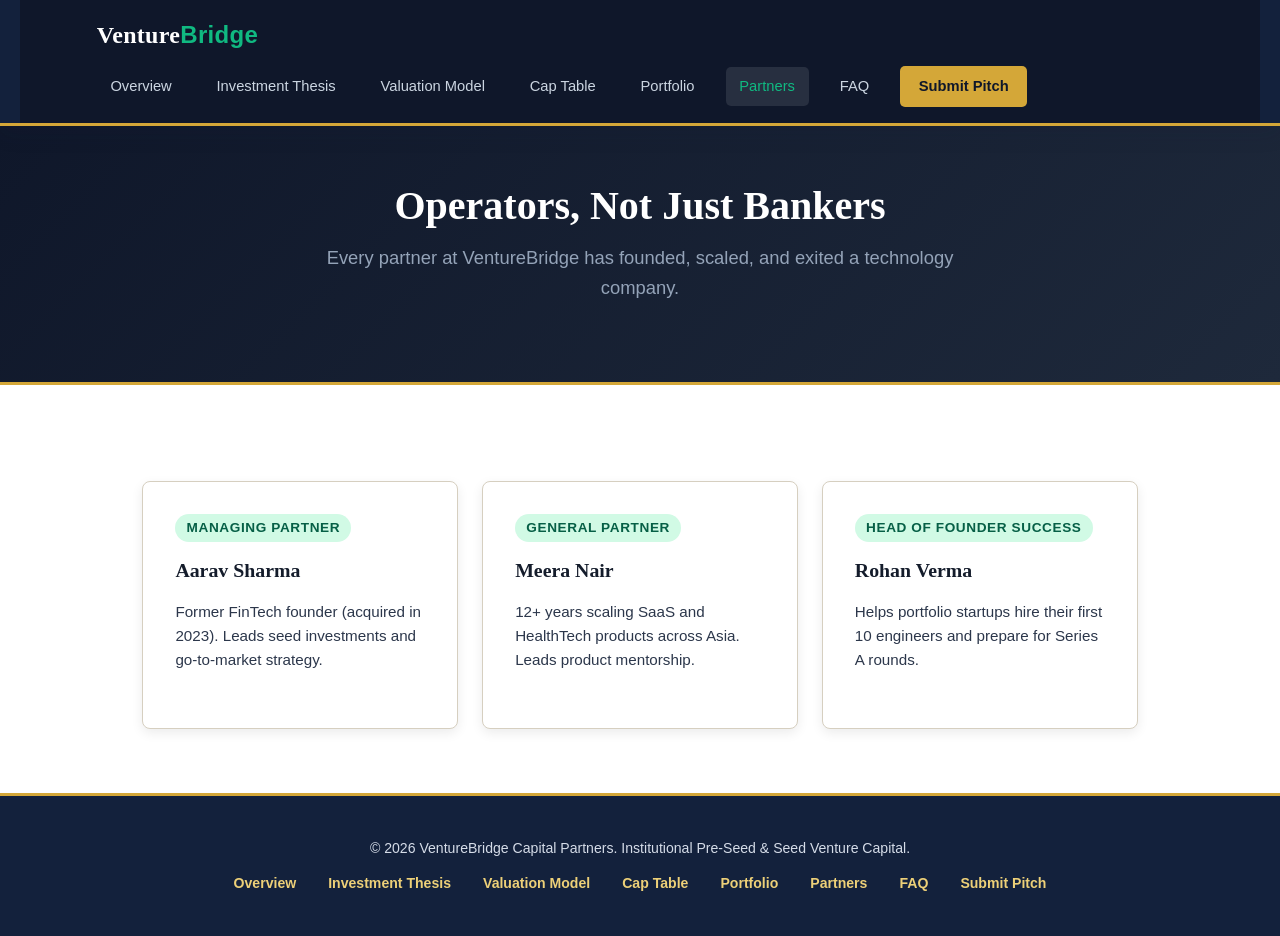
<file: team.html>
<!DOCTYPE html>
<html lang="en">
<head>
    <meta charset="UTF-8">
    <meta name="viewport" content="width=device-width, initial-scale=1.0">
    <title>VentureBridge | Partners</title>
    <link rel="stylesheet" href="style.css">
</head>
<body>
    <header class="site-header">
        <nav class="navbar" aria-label="Primary Navigation">
            <a href="index.html" class="logo">Venture<span>Bridge</span></a>
            <ul class="nav-links">
                <li><a href="index.html">Overview</a></li>
                <li><a href="problem-solution.html">Investment Thesis</a></li>
                <li><a href="checker.html">Valuation Model</a></li>
                <li><a href="calculator.html">Cap Table</a></li>
                <li><a href="portfolio.html">Portfolio</a></li>
                <li><a href="team.html" class="active" aria-current="page">Partners</a></li>
                <li><a href="faq.html">FAQ</a></li>
                <li><a href="pitch.html" class="btn-nav">Submit Pitch</a></li>
            </ul>
        </nav>
    </header>

    <main>
        <section class="page-header">
            <h1>Operators, Not Just Bankers</h1>
            <p>Every partner at VentureBridge has founded, scaled, and exited a technology company.</p>
        </section>

        <section class="section" aria-label="Managing Partners">
            <div class="grid-3">
                <article class="card">
                    <div class="card-top">
                        <span class="tag">Managing Partner</span>
                        <h3>Aarav Sharma</h3>
                        <p>Former FinTech founder (acquired in <time datetime="2023">2023</time>). Leads seed investments and go-to-market strategy.</p>
                    </div>
                </article>
                <article class="card">
                    <div class="card-top">
                        <span class="tag">General Partner</span>
                        <h3>Meera Nair</h3>
                        <p>12+ years scaling SaaS and HealthTech products across Asia. Leads product mentorship.</p>
                    </div>
                </article>
                <article class="card">
                    <div class="card-top">
                        <span class="tag">Head of Founder Success</span>
                        <h3>Rohan Verma</h3>
                        <p>Helps portfolio startups hire their first 10 engineers and prepare for Series A rounds.</p>
                    </div>
                </article>
            </div>
        </section>
    </main>

    <footer class="site-footer">
        <p>&copy; <time datetime="2026">2026</time> VentureBridge Capital Partners. Institutional Pre-Seed &amp; Seed Venture Capital.</p>
        <nav class="footer-nav" aria-label="Footer Navigation">
            <a href="index.html">Overview</a>
            <a href="problem-solution.html">Investment Thesis</a>
            <a href="checker.html">Valuation Model</a>
            <a href="calculator.html">Cap Table</a>
            <a href="portfolio.html">Portfolio</a>
            <a href="team.html">Partners</a>
            <a href="faq.html">FAQ</a>
            <a href="pitch.html">Submit Pitch</a>
        </nav>
    </footer>
    <script src="script.js"></script>
</body>
</html>
</file>
<file: style.css>
:root {
    --bg-page: #f3efe6;
    --bg-band: #e8e2d5;
    --bg-surface: #fcfbf8;
    --bg-input: #ffffff;
    --royal-navy: #13213c;
    --royal-blue: #1e3a6e;
    --royal-gold: #d4a738;
    --royal-gold-light: #edd078;
    --royal-gold-pale: #f7eed4;
    --text-dark: #141c2b;
    --text-body: #2c374b;
    --text-muted: #525f75;
    --text-on-dark: #f7f5ef;
    --text-on-dark-muted: #d5dce8;
    --border-light: #d6cfc0;
    --border-strong: #b8af9c;
    --danger-text: #9f1239;
    --danger-bg: #ffe4e6;
    --danger-border: #fda4af;
    --success-text: #065f46;
    --success-bg: #d1fae5;
    --success-border: #6ee7b7;
    --shadow-sm: 0 2px 6px rgba(19, 33, 60, 0.06);
    --shadow-md: 0 8px 20px rgba(19, 33, 60, 0.10);
    --font-serif: Georgia, 'Times New Roman', Times, serif;
    --font-sans: system-ui, -apple-system, 'Segoe UI', Roboto, Helvetica, Arial, sans-serif;
}

* {
    margin: 0;
    padding: 0;
    box-sizing: border-box;
    font-family: var(--font-sans);
}

html {
    scroll-behavior: smooth;
}

body {
    background-color: var(--bg-page);
    color: var(--text-body);
    line-height: 1.65;
    min-height: 100vh;
    display: flex;
    flex-direction: column;
}

/* Solid Opaque Royal Header (Prevents text bleed-through or overlap) */
header.site-header {
    position: sticky;
    top: 0;
    z-index: 1000;
    background-color: var(--royal-navy);
    border-bottom: 3px solid var(--royal-gold);
    box-shadow: var(--shadow-md);
}

.navbar {
    max-width: 1240px;
    margin: 0 auto;
    display: flex;
    justify-content: space-between;
    align-items: center;
    padding: 1rem 5%;
    flex-wrap: wrap;
    gap: 0.75rem;
}

.logo {
    font-family: var(--font-serif);
    font-size: 1.6rem;
    font-weight: 700;
    text-decoration: none;
    color: var(--text-on-dark);
    letter-spacing: 0.3px;
}

.logo span {
    color: var(--royal-gold-light);
}

.nav-links {
    list-style: none;
    display: flex;
    gap: 0.35rem;
    align-items: center;
    flex-wrap: wrap;
}

.nav-links a {
    display: inline-block;
    color: var(--text-on-dark-muted);
    text-decoration: none;
    font-size: 0.88rem;
    font-weight: 600;
    padding: 0.5rem 0.85rem;
    border-radius: 5px;
    transition: background-color 0.2s ease, color 0.2s ease;
}

.nav-links a:hover {
    color: #ffffff;
    background-color: var(--royal-blue);
}

.nav-links a.active {
    color: var(--royal-gold-light);
    background-color: rgba(255, 255, 255, 0.1);
}

.btn-nav {
    background-color: var(--royal-gold) !important;
    color: #111927 !important;
    padding: 0.52rem 1.15rem !important;
    border-radius: 5px !important;
    font-weight: 700 !important;
}

.btn-nav:hover {
    background-color: var(--royal-gold-light) !important;
    color: #111927 !important;
}

/* Royal Hero & Page Headers */
.hero {
    padding: 5.2rem 5% 4.8rem;
    text-align: center;
    background: linear-gradient(135deg, #13213c 0%, #1e3a6e 100%);
    color: var(--text-on-dark);
    border-bottom: 3px solid var(--royal-gold);
}

.hero-content {
    max-width: 820px;
    margin: 0 auto;
}

.eyebrow {
    display: inline-block;
    font-size: 0.76rem;
    font-weight: 700;
    text-transform: uppercase;
    letter-spacing: 1.4px;
    color: var(--royal-gold-light);
    background-color: rgba(11, 19, 36, 0.55);
    border: 1px solid var(--royal-gold);
    padding: 0.38rem 1rem;
    border-radius: 4px;
    margin-bottom: 1.4rem;
}

.page-header {
    padding: 3.8rem 5% 3.2rem;
    text-align: center;
    background: linear-gradient(135deg, #13213c 0%, #1e3a6e 100%);
    color: var(--text-on-dark);
    border-bottom: 3px solid var(--royal-gold);
}

.hero h1, .page-header h1 {
    font-family: var(--font-serif);
    font-size: 2.65rem;
    font-weight: 700;
    color: #ffffff;
    line-height: 1.22;
    margin-bottom: 1.1rem;
}

.hero p, .page-header p {
    font-size: 1.08rem;
    color: var(--text-on-dark-muted);
    max-width: 650px;
    margin: 0 auto 2.1rem auto;
}

.page-header p {
    margin-bottom: 0;
}

/* Flex Action Group (Zero button overlap or wrapping misalignment) */
.action-group {
    display: flex;
    justify-content: center;
    align-items: center;
    gap: 1rem;
    flex-wrap: wrap;
}

/* High-Contrast Buttons */
.btn-primary {
    display: inline-block;
    background-color: var(--royal-gold);
    color: #111927;
    padding: 0.88rem 1.8rem;
    border: 2px solid var(--royal-gold);
    border-radius: 6px;
    font-size: 0.95rem;
    font-weight: 700;
    text-decoration: none;
    cursor: pointer;
    transition: background-color 0.2s ease, transform 0.15s ease;
    box-shadow: var(--shadow-sm);
}

.btn-primary:hover {
    background-color: var(--royal-gold-light);
    border-color: var(--royal-gold-light);
    transform: translateY(-1px);
}

.btn-outline {
    display: inline-block;
    background-color: #16284a;
    border: 2px solid var(--royal-gold-light);
    color: #ffffff;
    padding: 0.88rem 1.8rem;
    border-radius: 6px;
    font-size: 0.95rem;
    font-weight: 700;
    text-decoration: none;
    transition: background-color 0.2s ease, color 0.2s ease;
}

.btn-outline:hover {
    background-color: var(--royal-gold-light);
    color: #111927;
}

.tool-box .btn-primary {
    background-color: var(--royal-navy);
    border-color: var(--royal-navy);
    color: #ffffff;
}

.tool-box .btn-primary:hover {
    background-color: var(--royal-blue);
    border-color: var(--royal-blue);
}

.full-width {
    width: 100%;
}

/* Main & Sections */
main {
    flex: 1;
    display: block;
    width: 100%;
}

.section {
    padding: 4.2rem 5%;
    max-width: 1200px;
    margin: 0 auto;
    width: 100%;
}

.section-header {
    text-align: center;
    margin-bottom: 2.6rem;
}

.bg-band {
    background-color: var(--bg-band);
    max-width: 100%;
    border-top: 1px solid var(--border-light);
    border-bottom: 1px solid var(--border-light);
}

.bg-band > .section-inner {
    max-width: 1140px;
    margin: 0 auto;
}

.section-title {
    font-family: var(--font-serif);
    text-align: center;
    font-size: 2.05rem;
    font-weight: 700;
    color: var(--text-dark);
    margin-bottom: 0.45rem;
}

.section-subtitle {
    text-align: center;
    color: var(--text-muted);
    font-size: 1rem;
    max-width: 620px;
    margin: 0 auto;
}

/* Responsive Grids (Safe min() bounds prevent horizontal overflow or overlap) */
.grid-2 {
    display: grid;
    grid-template-columns: repeat(auto-fit, minmax(min(100%, 340px), 1fr));
    gap: 1.75rem;
}

.grid-3 {
    display: grid;
    grid-template-columns: repeat(auto-fit, minmax(min(100%, 290px), 1fr));
    gap: 1.75rem;
}

.grid-4 {
    display: grid;
    grid-template-columns: repeat(auto-fit, minmax(min(100%, 210px), 1fr));
    gap: 1.5rem;
}

/* Crisp Ivory Cards & Metrics */
.card {
    background-color: var(--bg-surface);
    padding: 2.1rem;
    border-radius: 8px;
    border: 1px solid var(--border-light);
    box-shadow: var(--shadow-sm);
    display: flex;
    flex-direction: column;
    justify-content: space-between;
    transition: box-shadow 0.2s ease, border-color 0.2s ease;
}

.card:hover {
    box-shadow: var(--shadow-md);
    border-color: var(--royal-blue);
}

.card-top {
    margin-bottom: 0.85rem;
}

.stat-card {
    background-color: var(--bg-surface);
    padding: 1.9rem 1.5rem;
    border-radius: 8px;
    text-align: left;
    border: 1px solid var(--border-light);
    border-top: 4px solid var(--royal-navy);
    box-shadow: var(--shadow-sm);
    margin: 0;
}

.stat-card h2 {
    font-family: var(--font-serif);
    font-size: 2.35rem;
    font-weight: 700;
    color: var(--royal-navy);
    margin-bottom: 0.25rem;
}

.stat-card p {
    color: var(--text-muted);
    font-size: 0.83rem;
    font-weight: 700;
    text-transform: uppercase;
    letter-spacing: 0.6px;
}

.problem-card {
    border-top: 4px solid var(--danger-text);
}

.solution-card {
    border-top: 4px solid var(--success-text);
}

.label-sm {
    display: inline-block;
    font-size: 0.72rem;
    font-weight: 700;
    text-transform: uppercase;
    letter-spacing: 0.8px;
    padding: 0.25rem 0.65rem;
    border-radius: 4px;
    margin-bottom: 0.85rem;
}

.label-danger {
    color: var(--danger-text);
    background-color: var(--danger-bg);
    border: 1px solid var(--danger-border);
}

.label-success {
    color: var(--success-text);
    background-color: var(--success-bg);
    border: 1px solid var(--success-border);
}

.card h3 {
    font-family: var(--font-serif);
    margin-bottom: 0.75rem;
    font-size: 1.24rem;
    font-weight: 700;
    color: var(--text-dark);
}

.card p {
    color: var(--text-body);
    font-size: 0.95rem;
    margin-bottom: 0.6rem;
}

.card-link {
    display: inline-block;
    align-self: flex-start;
    margin-top: 0.9rem;
    color: var(--royal-blue);
    font-weight: 700;
    font-size: 0.9rem;
    text-decoration: none;
    border-bottom: 2px solid var(--royal-gold);
    padding-bottom: 2px;
}

.card-link:hover {
    color: var(--royal-navy);
    background-color: var(--royal-gold-pale);
}

.tag {
    display: inline-block;
    background-color: var(--royal-navy);
    color: var(--royal-gold-light);
    padding: 0.25rem 0.75rem;
    border-radius: 4px;
    font-size: 0.73rem;
    font-weight: 700;
    letter-spacing: 0.6px;
    text-transform: uppercase;
    margin-bottom: 0.85rem;
}

aside.callout-banner {
    max-width: 1140px;
    margin: 0 auto 2.5rem auto;
    padding: 1.4rem 1.8rem;
    background-color: var(--bg-surface);
    border: 1px solid var(--border-strong);
    border-left: 5px solid var(--royal-gold);
    border-radius: 6px;
    color: var(--text-dark);
    font-size: 0.96rem;
    box-shadow: var(--shadow-sm);
}

/* Filter Bar */
.filter-bar {
    display: flex;
    justify-content: center;
    flex-wrap: wrap;
    gap: 0.5rem;
    margin-bottom: 2.4rem;
}

.filter-btn {
    padding: 0.55rem 1.25rem;
    border: 1px solid var(--border-strong);
    background-color: var(--bg-surface);
    color: var(--text-dark);
    border-radius: 5px;
    cursor: pointer;
    font-weight: 600;
    font-size: 0.88rem;
    transition: all 0.15s ease;
}

.filter-btn.active, .filter-btn:hover {
    background-color: var(--royal-navy);
    color: var(--royal-gold-light);
    border-color: var(--royal-navy);
}

/* Interactive Calculators & Forms */
.tool-box {
    max-width: 620px;
    margin: 0 auto;
    background-color: var(--bg-surface);
    padding: 2.4rem;
    border-radius: 8px;
    border: 1px solid var(--border-strong);
    border-top: 4px solid var(--royal-navy);
    box-shadow: var(--shadow-md);
}

fieldset {
    border: none;
    padding: 0;
    margin: 0;
}

legend {
    font-family: var(--font-serif);
    font-size: 1.38rem;
    font-weight: 700;
    color: var(--text-dark);
    margin-bottom: 1.3rem;
    padding-bottom: 0.6rem;
    border-bottom: 1px solid var(--border-light);
    width: 100%;
}

.form-group {
    margin-bottom: 1.3rem;
}

.form-group label {
    display: block;
    font-weight: 600;
    font-size: 0.9rem;
    margin-bottom: 0.42rem;
    color: var(--text-dark);
}

.form-group input,
.form-group select,
.form-group textarea {
    width: 100%;
    padding: 0.78rem 0.95rem;
    background-color: var(--bg-input);
    border: 1px solid var(--border-strong);
    border-radius: 5px;
    font-size: 0.95rem;
    color: var(--text-dark);
    transition: border-color 0.15s ease, box-shadow 0.15s ease;
}

.form-group input:focus,
.form-group select:focus,
.form-group textarea:focus {
    outline: none;
    border-color: var(--royal-blue);
    box-shadow: 0 0 0 3px rgba(30, 58, 110, 0.15);
}

output {
    display: block;
}

/* JS Output Styling */
.result-box {
    margin-top: 1.75rem;
    padding: 1.4rem 1.5rem;
    border-radius: 6px;
    background-color: var(--bg-input);
    border: 1px solid var(--border-strong);
    border-left: 5px solid var(--royal-navy);
    color: var(--text-dark);
    line-height: 1.85;
    font-size: 0.95rem;
}

.hidden {
    display: none;
}

.form-feedback {
    margin-top: 1.2rem;
    font-weight: 700;
    text-align: center;
    color: var(--success-text);
}

/* FAQ Accordion */
.faq-list {
    max-width: 760px;
    margin: 0 auto;
}

.faq-item {
    background-color: var(--bg-surface);
    border: 1px solid var(--border-light);
    border-radius: 6px;
    margin-bottom: 0.9rem;
    box-shadow: var(--shadow-sm);
    overflow: hidden;
}

.faq-question {
    width: 100%;
    text-align: left;
    padding: 1.25rem 1.5rem;
    background-color: var(--bg-surface);
    border: none;
    font-size: 1rem;
    font-weight: 700;
    color: var(--text-dark);
    cursor: pointer;
    display: flex;
    justify-content: space-between;
    align-items: center;
    gap: 1rem;
}

.faq-question:hover {
    background-color: var(--royal-gold-pale);
}

.faq-question span {
    color: var(--royal-navy);
    font-size: 1.3rem;
    font-weight: 700;
    flex-shrink: 0;
}

.faq-answer {
    padding: 1rem 1.5rem 1.25rem 1.5rem;
    color: var(--text-body);
    font-size: 0.95rem;
    display: none;
    border-top: 1px solid var(--border-light);
    background-color: var(--bg-input);
}

.faq-answer.show {
    display: block;
}

/* Solid Royal Footer */
footer.site-footer {
    margin-top: auto;
    text-align: center;
    padding: 2.6rem 5%;
    background-color: var(--royal-navy);
    border-top: 3px solid var(--royal-gold);
    color: var(--text-on-dark-muted);
    font-size: 0.88rem;
}

.footer-nav {
    margin-top: 0.75rem;
    display: flex;
    justify-content: center;
    flex-wrap: wrap;
    gap: 0.5rem 1rem;
}

.footer-nav a {
    color: var(--royal-gold-light);
    text-decoration: none;
    font-weight: 600;
}

.footer-nav a:hover {
    color: #ffffff;
    text-decoration: underline;
}
/* Reset & Base Styles */
* {
    margin: 0;
    padding: 0;
    box-sizing: border-box;
    font-family: 'Segoe UI', Tahoma, Geneva, Verdana, sans-serif;
}

html {
    scroll-behavior: smooth;
}

body {
    color: #1e293b;
    line-height: 1.6;
    background-color: #ffffff;
}

/* Navbar */
.navbar {
    display: flex;
    justify-content: space-between;
    align-items: center;
    padding: 1rem 6%;
    background-color: #0f172a;
    color: white;
    position: sticky;
    top: 0;
    z-index: 100;
    flex-wrap: wrap;
}

.logo {
    font-size: 1.5rem;
    font-weight: bold;
    text-decoration: none;
    color: white;
}

.logo span {
    color: #10b981;
}

.nav-links {
    list-style: none;
    display: flex;
    gap: 1.1rem;
    align-items: center;
    flex-wrap: wrap;
}

.nav-links a {
    color: #cbd5e1;
    text-decoration: none;
    font-size: 0.92rem;
    font-weight: 500;
    transition: 0.3s;
}

.nav-links a:hover, .nav-links a.active {
    color: #10b981;
}

.btn-nav {
    background-color: #10b981;
    color: #0f172a !important;
    padding: 0.45rem 0.9rem;
    border-radius: 5px;
    font-weight: bold !important;
}

/* Hero & Page Headers */
.hero {
    background: linear-gradient(135deg, #0f172a 0%, #1e293b 100%);
    color: white;
    text-align: center;
    padding: 5.5rem 10%;
}

.page-header {
    background: linear-gradient(135deg, #0f172a 0%, #1e293b 100%);
    color: white;
    text-align: center;
    padding: 3.5rem 10%;
}

.hero h1, .page-header h1 {
    font-size: 2.5rem;
    margin-bottom: 0.8rem;
}

.hero p, .page-header p {
    font-size: 1.15rem;
    color: #94a3b8;
    max-width: 680px;
    margin: 0 auto 1.5rem auto;
}

/* Buttons */
.btn-primary {
    display: inline-block;
    background-color: #10b981;
    color: #0f172a;
    padding: 0.75rem 1.6rem;
    border: none;
    border-radius: 6px;
    font-size: 1rem;
    font-weight: bold;
    text-decoration: none;
    cursor: pointer;
    transition: background 0.3s;
}

.btn-primary:hover {
    background-color: #059669;
    color: white;
}

.btn-outline {
    display: inline-block;
    border: 2px solid #10b981;
    color: #10b981;
    padding: 0.65rem 1.4rem;
    border-radius: 6px;
    font-weight: bold;
    text-decoration: none;
    margin-left: 0.8rem;
    transition: 0.3s;
}

.btn-outline:hover {
    background-color: #10b981;
    color: #0f172a;
}

.full-width {
    width: 100%;
}

/* General Sections */
.section {
    padding: 4rem 8%;
}

.bg-light {
    background-color: #f8fafc;
}

.bg-dark {
    background-color: #0f172a;
}

.section-title {
    text-align: center;
    font-size: 2rem;
    margin-bottom: 0.5rem;
}

.section-subtitle {
    text-align: center;
    color: #64748b;
    margin-bottom: 2.5rem;
}

.white-text { color: white; }
.light-text { color: #94a3b8; }

/* Grid Layouts */
.grid-2 {
    display: grid;
    grid-template-columns: repeat(auto-fit, minmax(300px, 1fr));
    gap: 2rem;
    margin-top: 2rem;
}

.grid-3 {
    display: grid;
    grid-template-columns: repeat(auto-fit, minmax(260px, 1fr));
    gap: 1.5rem;
    margin-top: 2rem;
}

.grid-4 {
    display: grid;
    grid-template-columns: repeat(auto-fit, minmax(200px, 1fr));
    gap: 1.5rem;
    margin-top: 2rem;
}

/* Cards & Stats */
.card {
    background: white;
    padding: 2rem;
    border-radius: 8px;
    box-shadow: 0 4px 12px rgba(0, 0, 0, 0.08);
}

.stat-card {
    background: white;
    padding: 1.8rem;
    border-radius: 8px;
    text-align: center;
    box-shadow: 0 4px 12px rgba(0, 0, 0, 0.06);
    border-bottom: 4px solid #10b981;
}

.stat-card h2 {
    font-size: 2.2rem;
    color: #0f172a;
}

.problem-card {
    border-top: 5px solid #ef4444;
}

.solution-card {
    border-top: 5px solid #10b981;
}

.card h3 {
    margin-bottom: 0.8rem;
}

.card ul {
    padding-left: 1.2rem;
}

.card li {
    margin-bottom: 0.7rem;
}

.tag {
    display: inline-block;
    background: #d1fae5;
    color: #065f46;
    padding: 0.2rem 0.7rem;
    border-radius: 20px;
    font-size: 0.85rem;
    font-weight: bold;
    margin-bottom: 0.8rem;
}

/* Filter Buttons */
.filter-bar {
    text-align: center;
    margin-bottom: 2rem;
}

.filter-btn {
    padding: 0.5rem 1.2rem;
    margin: 0.3rem;
    border: 1px solid #cbd5e1;
    background: white;
    border-radius: 20px;
    cursor: pointer;
    font-weight: 600;
    transition: 0.2s;
}

.filter-btn.active, .filter-btn:hover {
    background: #0f172a;
    color: white;
    border-color: #0f172a;
}

/* Interactive Tool & Forms */
.tool-box {
    max-width: 580px;
    margin: 0 auto;
    background: white;
    padding: 2rem;
    border-radius: 8px;
    box-shadow: 0 4px 15px rgba(0, 0, 0, 0.1);
}

.form-group {
    margin-bottom: 1.2rem;
}

.form-group label {
    display: block;
    font-weight: 600;
    margin-bottom: 0.4rem;
    color: #1e293b;
}

.form-group input,
.form-group select,
.form-group textarea {
    width: 100%;
    padding: 0.75rem;
    border: 1px solid #cbd5e1;
    border-radius: 5px;
    font-size: 1rem;
}

/* JS Output Styling */
.result-box {
    margin-top: 1.5rem;
    padding: 1.2rem;
    border-radius: 6px;
    background-color: #ecfdf5;
    border-left: 4px solid #10b981;
    color: #065f46;
}

.hidden {
    display: none;
}

.form-feedback {
    margin-top: 1rem;
    font-weight: bold;
    text-align: center;
    color: #10b981;
}

/* FAQ Accordion */
.faq-item {
    background: white;
    border-radius: 8px;
    margin-bottom: 1rem;
    box-shadow: 0 2px 8px rgba(0,0,0,0.06);
    overflow: hidden;
}

.faq-question {
    width: 100%;
    text-align: left;
    padding: 1.2rem 1.5rem;
    background: white;
    border: none;
    font-size: 1.05rem;
    font-weight: bold;
    color: #0f172a;
    cursor: pointer;
    display: flex;
    justify-content: space-between;
}

.faq-question:hover {
    background: #f8fafc;
}

.faq-answer {
    padding: 0 1.5rem 1.2rem 1.5rem;
    color: #475569;
    display: none;
}

.faq-answer.show {
    display: block;
}

/* Footer */
footer {
    text-align: center;
    padding: 2rem 8%;
    background-color: #020617;
    color: #94a3b8;
    font-size: 0.9rem;
}

footer a {
    color: #10b981;
    text-decoration: none;
    margin: 0 0.5rem;
}
</file>
